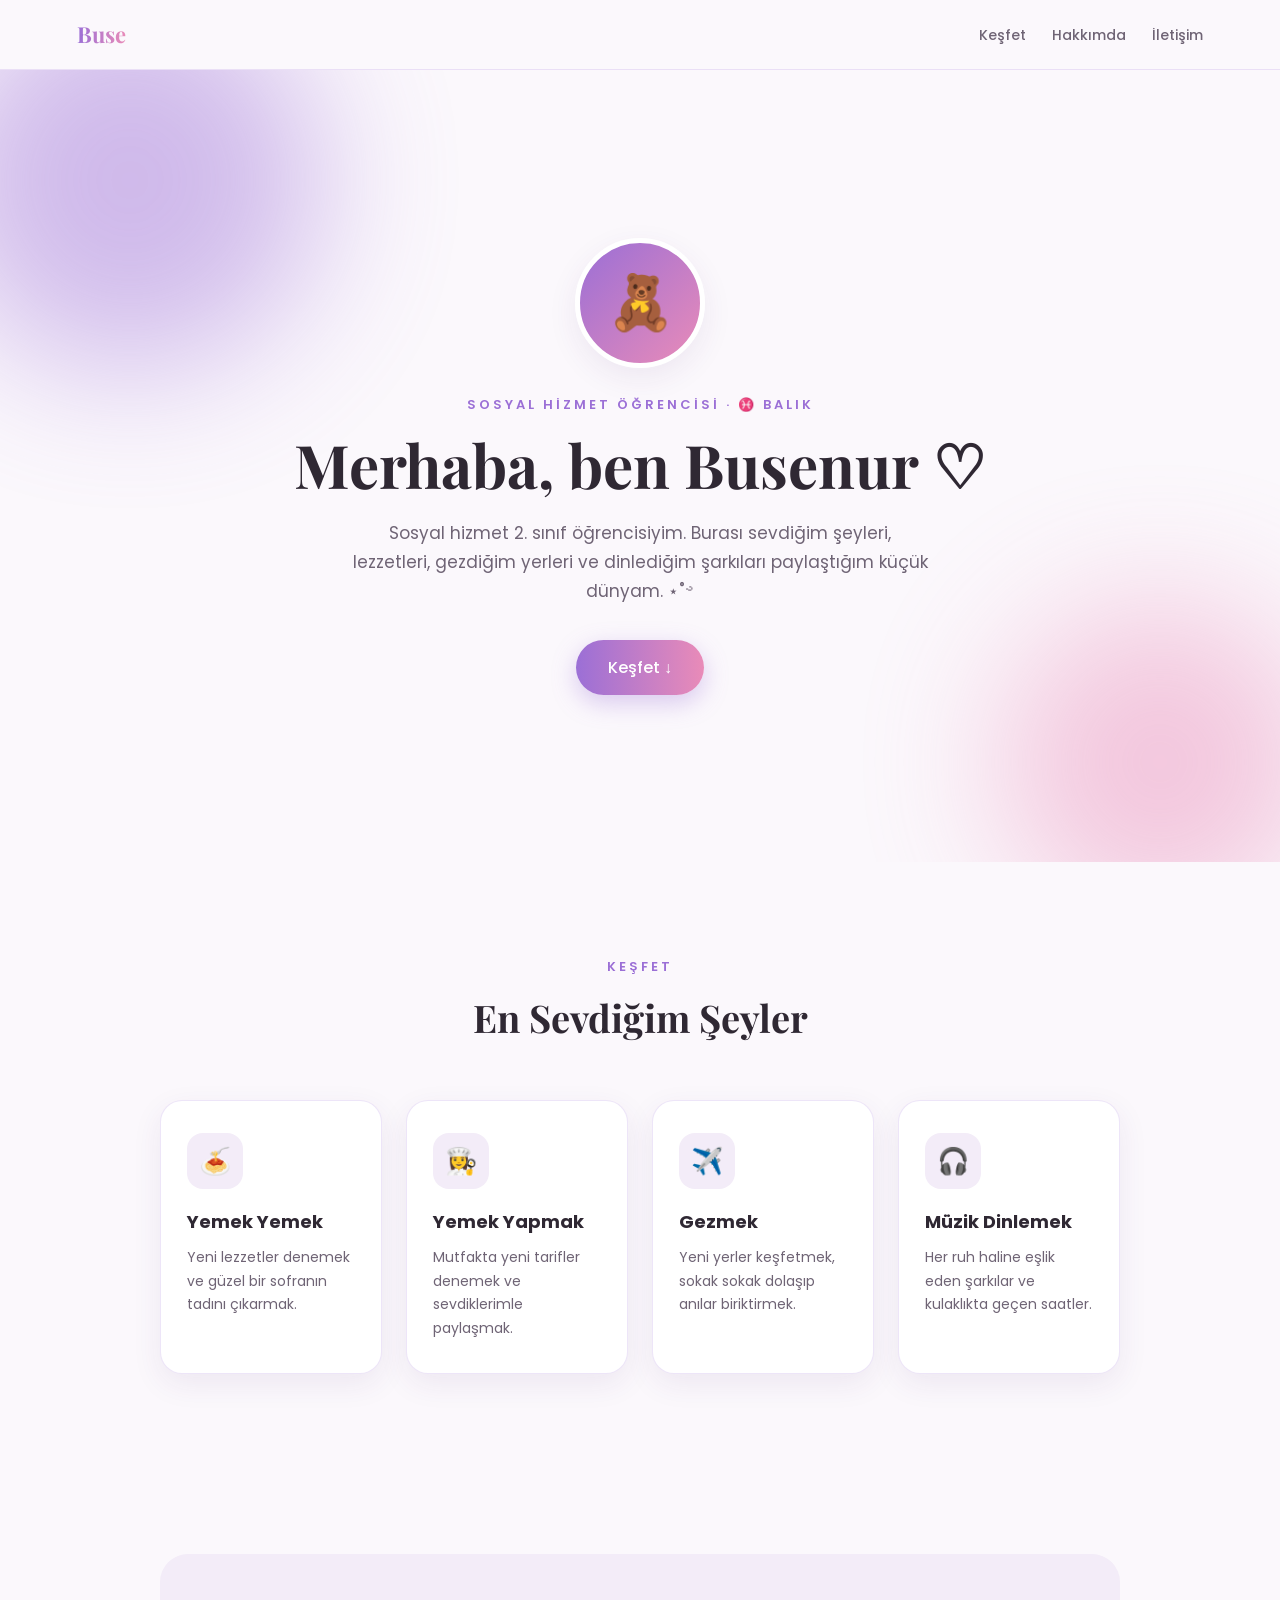
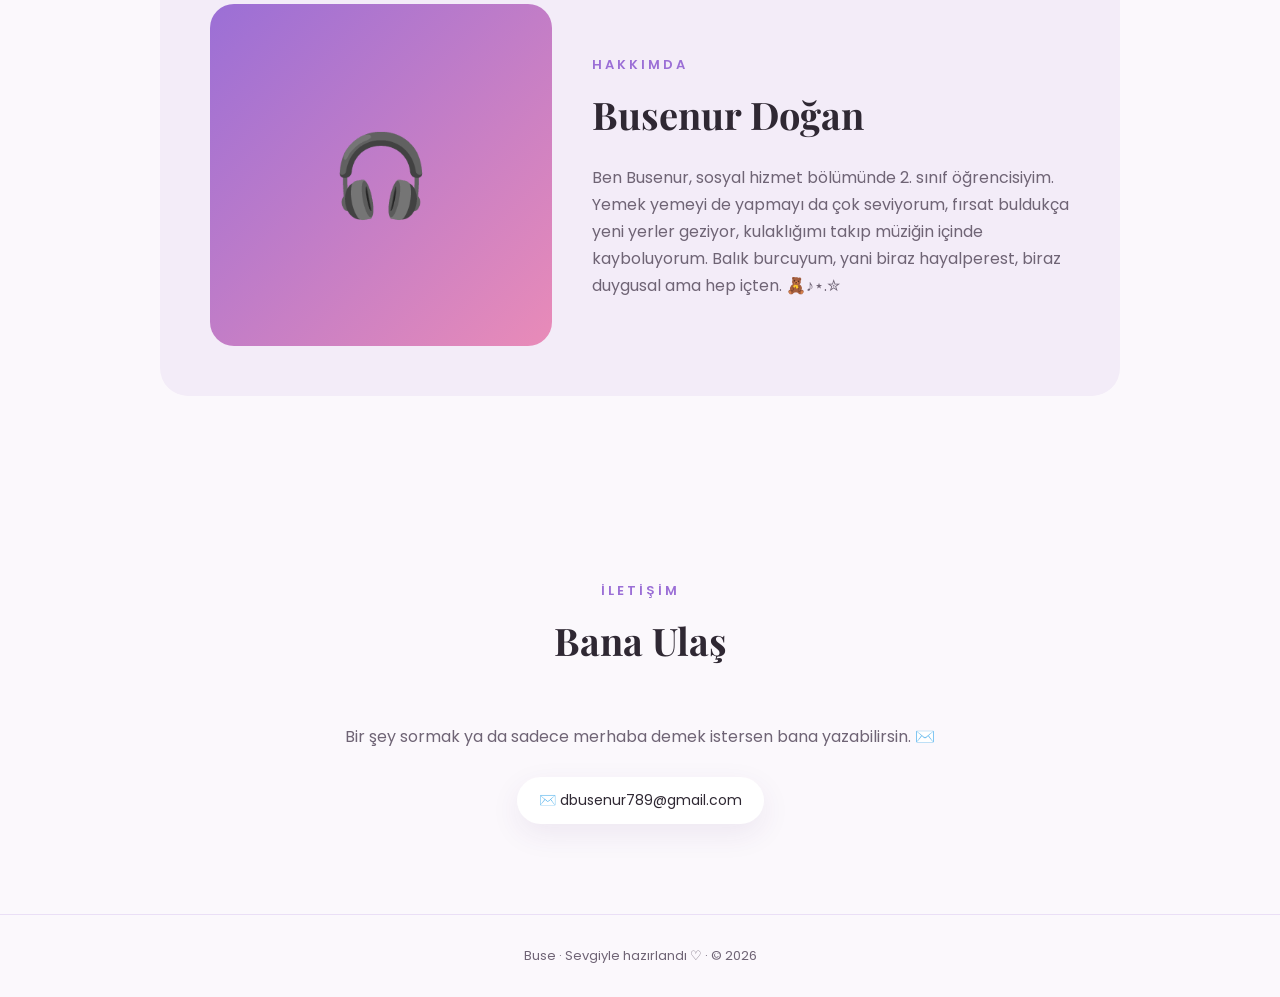
<file: index.html>
<!DOCTYPE html>
<html lang="tr">
<head>
<meta charset="UTF-8">
<meta name="viewport" content="width=device-width, initial-scale=1.0">
<title>Buse</title>
<meta name="description" content="Busenur Doğan - Sosyal hizmet öğrencisi. Sevdiğim şeyler, hakkımda ve iletişim.">
<meta name="author" content="Busenur Doğan">
<meta name="theme-color" content="#9b6fd6">
<meta property="og:title" content="Busenur Doğan">
<meta property="og:description" content="Sevdiğim şeyleri paylaştığım küçük dünyam.">
<meta property="og:type" content="website">
<link rel="icon" href="assets/favicon.svg" type="image/svg+xml">
<link rel="preconnect" href="https://fonts.googleapis.com">
<link rel="preconnect" href="https://fonts.gstatic.com" crossorigin>
<link href="https://fonts.googleapis.com/css2?family=Playfair+Display:wght@600;700&family=Poppins:wght@300;400;500;600&display=swap" rel="stylesheet">

<link rel="stylesheet" href="css/style.css">
</head>

<body>

<nav>
  <a href="#anasayfa" class="logo">Buse</a>
  <div class="links">
    <a href="#kesfet">Keşfet</a>
    <a href="#hakkimda">Hakkımda</a>
    <a href="#iletisim">İletişim</a>
  </div>
</nav>

<header class="hero" id="anasayfa">
  <div class="blob b1"></div>
  <div class="blob b2"></div>
  <div class="avatar">🧸</div>
  <div class="tagline">Sosyal Hizmet Öğrencisi · ♓ Balık</div>
  <h1>Merhaba, ben Busenur ♡</h1>
  <p>Sosyal hizmet 2. sınıf öğrencisiyim. Burası sevdiğim şeyleri, lezzetleri, gezdiğim yerleri ve dinlediğim şarkıları paylaştığım küçük dünyam. ⋆˚࿔</p>
  <a href="#kesfet" class="btn">Keşfet ↓</a>
</header>

<section id="kesfet">
  <div class="section-title reveal">
    <span>Keşfet</span>
    <h2>En Sevdiğim Şeyler</h2>
  </div>

  <div class="cards">
    <div class="card reveal">
      <div class="icon">🍝</div>
      <h3>Yemek Yemek</h3>
      <p>Yeni lezzetler denemek ve güzel bir sofranın tadını çıkarmak.</p>
    </div>
    <div class="card reveal">
      <div class="icon">👩‍🍳</div>
      <h3>Yemek Yapmak</h3>
      <p>Mutfakta yeni tarifler denemek ve sevdiklerimle paylaşmak.</p>
    </div>
    <div class="card reveal">
      <div class="icon">✈️</div>
      <h3>Gezmek</h3>
      <p>Yeni yerler keşfetmek, sokak sokak dolaşıp anılar biriktirmek.</p>
    </div>
    <div class="card reveal">
      <div class="icon">🎧</div>
      <h3>Müzik Dinlemek</h3>
      <p>Her ruh haline eşlik eden şarkılar ve kulaklıkta geçen saatler.</p>
    </div>
  </div>
</section>

<section id="hakkimda">
  <div class="about reveal">
    <div class="about-img">🎧</div>
    <div>
      <div class="section-title">
        <span>Hakkımda</span>
        <h2>Busenur Doğan</h2>
      </div>
      <p>Ben Busenur, sosyal hizmet bölümünde 2. sınıf öğrencisiyim. Yemek yemeyi de yapmayı da çok seviyorum, fırsat buldukça yeni yerler geziyor, kulaklığımı takıp müziğin içinde kayboluyorum. Balık burcuyum, yani biraz hayalperest, biraz duygusal ama hep içten. 🧸♪⋆.✮</p>
    </div>
  </div>
</section>

<section id="iletisim" class="contact reveal">
  <div class="section-title">
    <span>İletişim</span>
    <h2>Bana Ulaş</h2>
  </div>
  <p>Bir şey sormak ya da sadece merhaba demek istersen bana yazabilirsin. ✉️</p>
  <div class="socials">
    <a href="mailto:dbusenur789@gmail.com">✉️ dbusenur789@gmail.com</a>
  </div>
</section>

<footer>
  <p>Buse · Sevgiyle hazırlandı ♡ · © <span id="yil">2026</span></p>
</footer>

<script src="js/main.js"></script>

</body>
</html>
</file>
<file: css/style.css>
/* Busenur Doğan - kişisel site stilleri
   Renkleri değiştirmek için en üstteki :root değişkenlerini düzenle. */

:root {
  --bg: #fbf8fc;
  --surface: #ffffff;
  --text: #2f2833;
  --muted: #6f6475;
  --accent: #9b6fd6;
  --accent-2: #e98bb8;
  --soft: #f3ecf8;
  --line: rgba(155, 111, 214, 0.18);
  --shadow: 0 10px 30px rgba(80, 40, 110, 0.08);
}

@media (prefers-color-scheme: dark) {
  :root {
    --bg: #17131b;
    --surface: #221c28;
    --text: #f1eaf5;
    --muted: #b5a9bd;
    --soft: #2a2231;
    --shadow: 0 10px 30px rgba(0, 0, 0, 0.35);
  }
}

* { margin: 0; padding: 0; box-sizing: border-box; }
html { scroll-behavior: smooth; }

body {
  background: var(--bg);
  color: var(--text);
  font-family: "Poppins", Arial, sans-serif;
  line-height: 1.7;
}

/* ---------- Menü ---------- */
nav {
  position: sticky;
  top: 0;
  z-index: 10;
  display: flex;
  justify-content: space-between;
  align-items: center;
  padding: 16px 6vw;
  background: var(--bg);
  border-bottom: 1px solid var(--line);
}

.logo {
  font-family: "Playfair Display", serif;
  font-size: 22px;
  font-weight: 700;
  background: linear-gradient(90deg, var(--accent), var(--accent-2));
  -webkit-background-clip: text;
  background-clip: text;
  color: transparent;
  text-decoration: none;
}

.links a {
  color: var(--muted);
  text-decoration: none;
  margin-left: 22px;
  font-size: 14px;
  font-weight: 500;
  transition: color .2s;
}
.links a:hover { color: var(--accent); }

/* ---------- Karşılama ---------- */
.hero {
  position: relative;
  overflow: hidden;
  min-height: 88vh;
  display: flex;
  flex-direction: column;
  align-items: center;
  justify-content: center;
  text-align: center;
  padding: 80px 20px;
  isolation: isolate;
}

.blob {
  position: absolute;
  border-radius: 50%;
  filter: blur(70px);
  opacity: .45;
  z-index: -1;
  animation: float 12s ease-in-out infinite;
}
.blob.b1 { width: 380px; height: 380px; background: var(--accent); top: -80px; left: -60px; }
.blob.b2 { width: 320px; height: 320px; background: var(--accent-2); bottom: -60px; right: -40px; animation-delay: -6s; }

@keyframes float {
  0%, 100% { transform: translate(0, 0) scale(1); }
  50% { transform: translate(30px, 20px) scale(1.08); }
}

.avatar {
  width: 130px;
  height: 130px;
  border-radius: 50%;
  margin-bottom: 26px;
  display: grid;
  place-items: center;
  font-size: 54px;
  background: linear-gradient(135deg, var(--accent), var(--accent-2));
  color: white;
  box-shadow: var(--shadow);
  border: 5px solid var(--surface);
}

.tagline {
  text-transform: uppercase;
  letter-spacing: 3px;
  font-size: 13px;
  color: var(--accent);
  font-weight: 600;
  margin-bottom: 14px;
}

.hero h1 {
  font-family: "Playfair Display", serif;
  font-size: clamp(36px, 6vw, 60px);
  line-height: 1.15;
  margin-bottom: 20px;
}

.hero p {
  max-width: 580px;
  color: var(--muted);
  font-size: 17px;
}

.btn {
  display: inline-block;
  margin-top: 34px;
  padding: 14px 32px;
  border-radius: 999px;
  background: linear-gradient(90deg, var(--accent), var(--accent-2));
  color: white;
  text-decoration: none;
  font-weight: 500;
  box-shadow: 0 8px 24px rgba(155, 111, 214, 0.35);
  transition: transform .2s, box-shadow .2s;
}
.btn:hover { transform: translateY(-3px); box-shadow: 0 12px 30px rgba(155, 111, 214, 0.45); }

/* ---------- Bölümler ---------- */
section {
  max-width: 1000px;
  margin: auto;
  padding: 90px 20px;
}

.section-title {
  text-align: center;
  margin-bottom: 50px;
}
.section-title span {
  color: var(--accent);
  font-size: 13px;
  letter-spacing: 3px;
  text-transform: uppercase;
  font-weight: 600;
}
.section-title h2 {
  font-family: "Playfair Display", serif;
  font-size: clamp(28px, 4vw, 38px);
  margin-top: 6px;
}

/* ---------- Kartlar ---------- */
.cards {
  display: grid;
  grid-template-columns: repeat(auto-fit, minmax(210px, 1fr));
  gap: 24px;
}

.card {
  background: var(--surface);
  padding: 32px 26px;
  border-radius: 22px;
  box-shadow: var(--shadow);
  transition: transform .25s, box-shadow .25s;
  border: 1px solid var(--line);
}
.card:hover { transform: translateY(-8px); box-shadow: 0 18px 40px rgba(110, 60, 150, 0.15); }

.icon {
  width: 56px;
  height: 56px;
  border-radius: 16px;
  display: grid;
  place-items: center;
  font-size: 26px;
  background: var(--soft);
  margin-bottom: 18px;
}

.card h3 { font-size: 18px; margin-bottom: 8px; }
.card p { color: var(--muted); font-size: 14px; }

/* ---------- Hakkımda ---------- */
.about {
  display: grid;
  grid-template-columns: 1fr 1.4fr;
  gap: 40px;
  align-items: center;
  background: var(--soft);
  border-radius: 28px;
  padding: 50px;
}
.about-img {
  aspect-ratio: 1;
  border-radius: 24px;
  background: linear-gradient(135deg, var(--accent), var(--accent-2));
  display: grid;
  place-items: center;
  font-size: 80px;
}
.about p { color: var(--muted); font-size: 16px; }
.about .section-title { text-align: left; margin-bottom: 16px; }

/* ---------- İletişim ---------- */
.contact { text-align: center; }
.contact p { color: var(--muted); margin-bottom: 26px; }
.socials { display: flex; justify-content: center; flex-wrap: wrap; gap: 14px; }
.socials a {
  padding: 12px 22px;
  border-radius: 999px;
  background: var(--surface);
  color: var(--text);
  text-decoration: none;
  font-size: 14px;
  box-shadow: var(--shadow);
  transition: background .2s, color .2s;
}
.socials a:hover { background: var(--accent); color: white; }

/* ---------- Alt bilgi ---------- */
footer {
  text-align: center;
  padding: 30px 20px;
  font-size: 13px;
  color: var(--muted);
  border-top: 1px solid var(--line);
}

/* Kaydırınca beliren animasyon */
.reveal { opacity: 0; transform: translateY(30px); transition: opacity .8s, transform .8s; }
.reveal.show { opacity: 1; transform: none; }

@media (max-width: 700px) {
  nav { padding: 14px 16px; }
  .links a { margin-left: 12px; font-size: 13px; }
  .about { grid-template-columns: 1fr; padding: 30px; }
  .about-img { max-width: 200px; width: 100%; margin: auto; }
  .about .section-title, .about p { text-align: center; }
}
</file>
